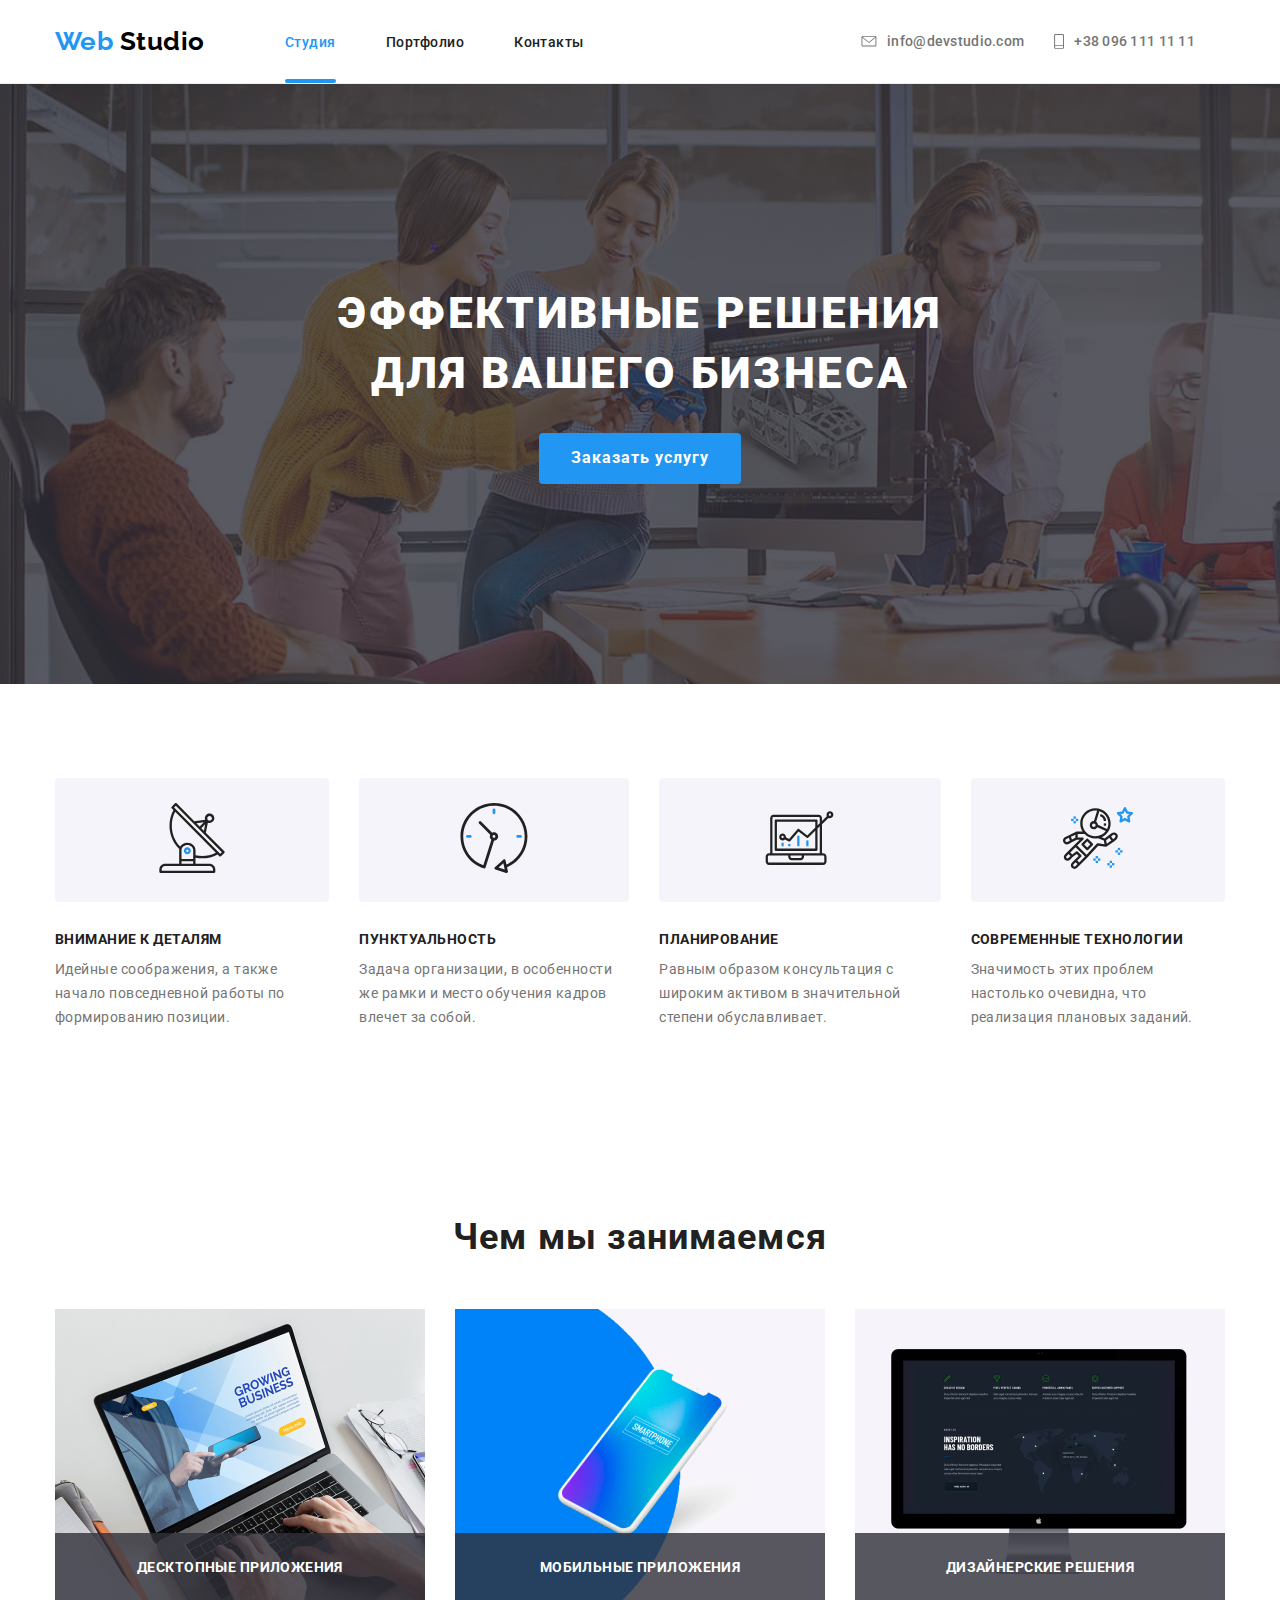
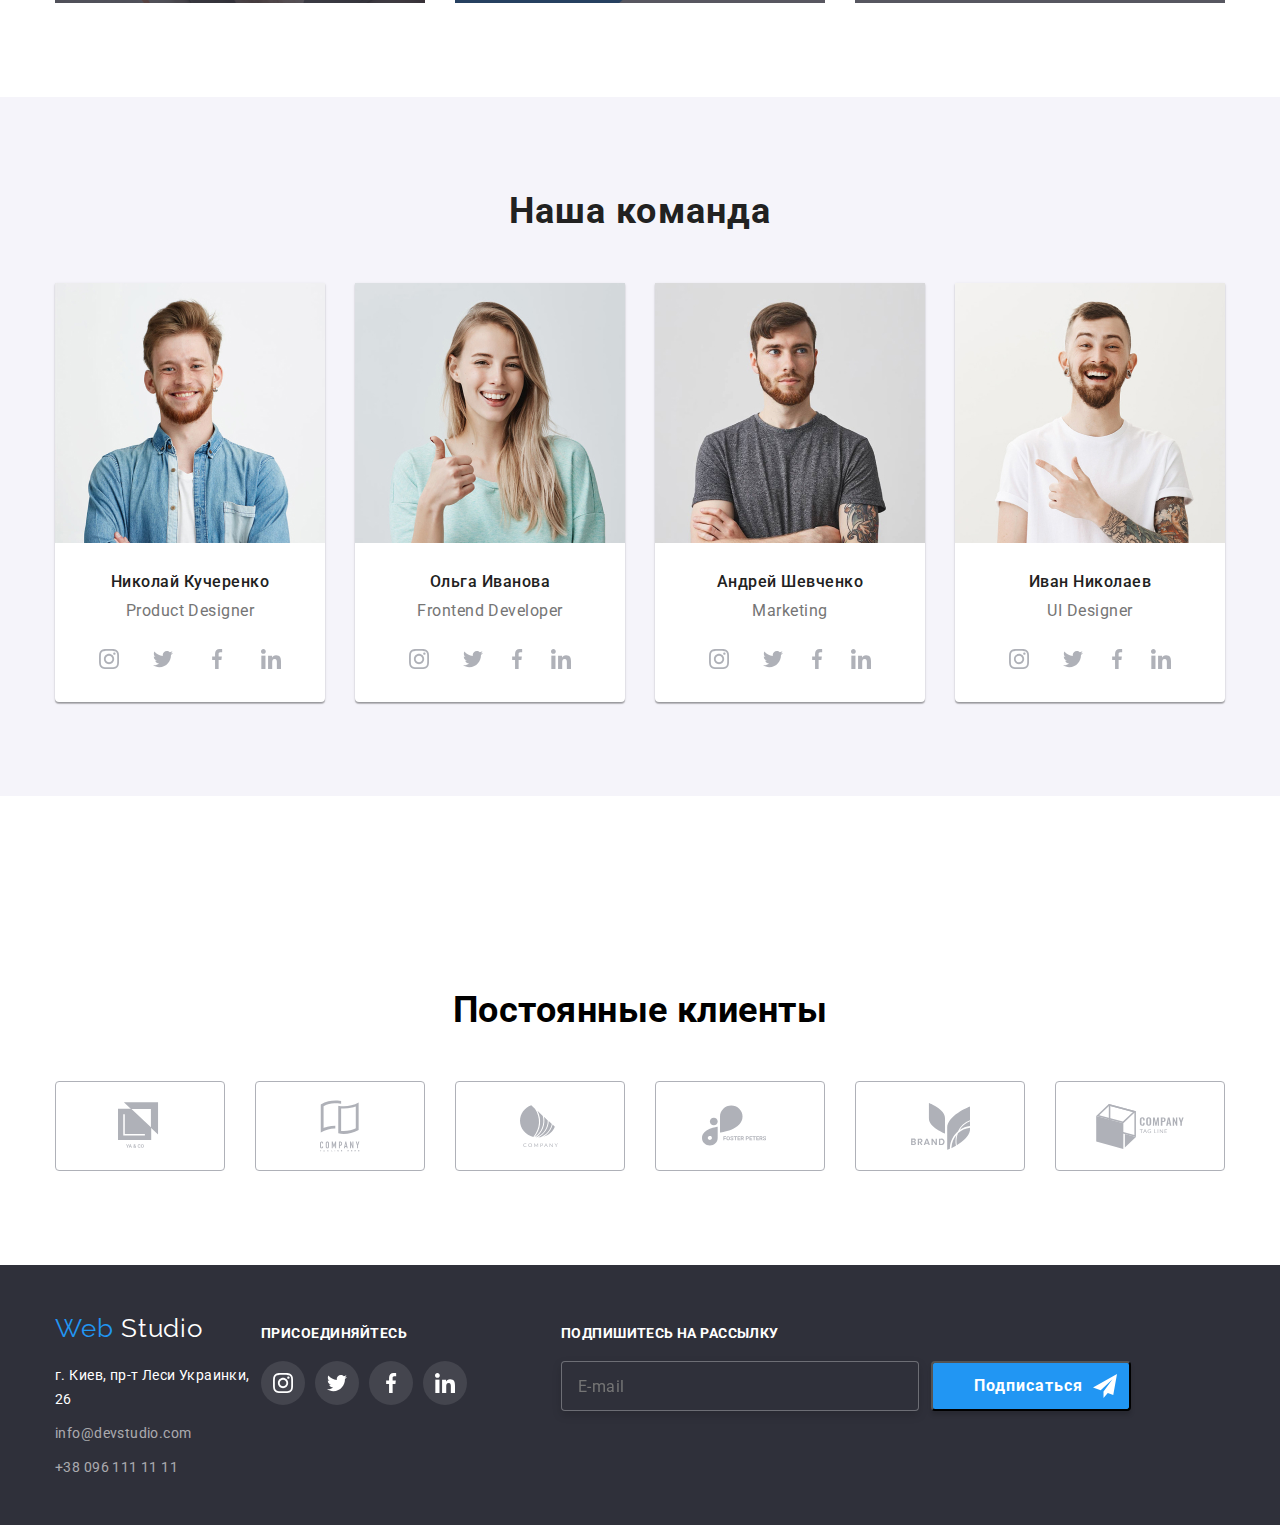
<file: index.html>
<!DOCTYPE html>
<html lang="ru">

<head>
    <meta charset="UTF-8">
    <meta name="viewport" content="width=device-width, initial-scale=1.0">
    <title>WebStudio</title>
    <link rel="stylesheet" href="./CSS/normilize.css">
    <link rel="stylesheet" href="./CSS/style.css">
    <link href="https://fonts.googleapis.com/css2?family=Raleway:wght@700&family=Roboto:wght@400;500;700&display=swap"
        rel="stylesheet">
</head>

<body>

    <!--Шапка сайтa-->
    <header class="header">
        <div class="container">
            <nav class="navigation">
                <a class="logo" href="index.html" lang="en"><span class="logo-accent"> Web </span> Studio</a>
                <ul class="menu-nav-list">
                    <li class="menu-nav-list-item">
                        <a class="menu-nav-list-item-link current" href="./index.html ">Студия</a></li>
                    <li class="menu-nav-list-item">
                        <a class="menu-nav-list-item-link" href="./portfolio.html" >Портфолио</a></li>
                    <li class="menu-nav-list-item">
                        <a class="menu-nav-list-item-link" href="" >Контакты</a></li>
                </ul>
            </nav>
            <div class="header-utilus">
                <ul class="auth-nav">
                    <li class="auth-nav-list-item">
                        <a class="auth-nav-link" href="mailto:info@devstudio.com">
                            <svg class="auth-nav-icon" width="16" height="11.2">
                                <use href="./images/sprite.svg#icon-envelope"> </use>
                            </svg>
                            info@devstudio.com
                        </a>
                    </li>
                    <li class="auth-nav-list-item">
                        <a class="auth-nav-link" href="tel:+380961111111">
                            <svg class="auth-nav-icon" width="10" height="14.94">
                                <use href="./images/sprite.svg#icon-smartphone"> </use>
                            </svg>
                            +38 096 111 11 11</a>
                    </li>
                </ul>
            </div>
        </div>
    </header>

    <main>
        <!-- Герой! -->
        <section class="hero">
            <div class="block-hero">
                <h1 class="hero-title"> Эффективные решения<br>
                    для вашего бизнеса</h1>
                <button type="button" class="service-btn" data-modal-open>Заказать услугу</button>
            </div>
        </section>

        <!--Преимущества-->
        <section class="section-advantages">
            <div class="container">
                <h2 hidden>Прeимущества</h2>
                <ul class="advantages-list">
                    <li class="advantages-item">
                        <div class="advantages-picture">
                            <svg class="advantages-item-svg">
                                <use href="./images/sprite.svg#icon-antenna1">

                                </use>
                            </svg>
                        </div>
                        <h3 class="advantages-title">Внимание к деталям</h3>
                        <p class="advantages-text">
                            Идейные соображения, а также начало повседневной работы по формированию позиции.
                        </p>
                    </li>
                    <li class="advantages-item">
                        <div class="advantages-picture">
                            <svg class="advantages-item-svg">
                                <use href="./images/sprite.svg#icon-clock1">

                                </use>
                            </svg>
                        </div>
                        <h3 class="advantages-title">Пунктуальность</h3>
                        <p class="advantages-text">
                            Задача организации, в особенности же рамки и место обучения кадров влечет за собой.</p>
                    </li>
                    <li class="advantages-item">
                        <div class="advantages-picture">
                            <svg class="advantages-item-svg">
                                <use href="./images/sprite.svg#icon-diagram1">

                                </use>
                            </svg>
                        </div>
                        <h3 class="advantages-title">Планирование</h3>
                        <p class="advantages-text">Равным образом консультация с широким активом в значительной степени
                            обуславливает.</p>
                    </li>
                    <li class="advantages-item">
                        <div class="advantages-picture">
                            <svg class="advantages-item-svg">
                                <use href="./images/sprite.svg#icon-astronaut1">

                                </use>
                            </svg>
                        </div>
                        <h3 class="advantages-title">Современные технологии</h3>
                        <p class="advantages-text">Значимость этих проблем настолько очевидна, что реализация плановых
                            заданий.</p>
                    </li>
                </ul>
            </div>
        </section>
        <section class="section what-we-are-doing">
            <h2 class="section-title">Чем мы занимаемся</h2>
            <ul class="what-we-are-doing-list list">
                <li class="what-we-are-doing-picture">
                    
                    <div class="what-we-are-doing-picture">
                        <img src="./images/box/box1.jpg" alt="ноутбук" width="370" height="294"></div>
                    <!-- <div class="background-item"> -->
                    <h3 class="section-title-item">ДЕСКТОПНЫЕ ПРИЛОЖЕНИЯ</h3>
                </li>
                <li class="what-we-are-doing-picture">
                    <img src="./images/box/box2.jpg" alt="смартофон" width="370" height="294">
                    <h3 class="section-title-item"> МОБИЛЬНЫЕ ПРИЛОЖЕНИЯ</h3>
                </li>
                <li class="what-we-are-doing-picture">
                    <img src="./images/box/box3.jpg" alt="монитор" width="370" height="294">
                    <h3 class="section-title-item">ДИЗАЙНЕРСКИЕ РЕШЕНИЯ</h3>
                </li>
            </ul>
        </section>
        <!--Команда-->
        <section class="our-team">
            <div class="container">
                <h2 class="section-title">Наша команда</h2>
                <ul class="our-team-list list">
                    <li class="our-team-item">
                        <div class="our-team-picture">
                            <img src="./images/team/img1.jpg" alt="Кучеренко" width="270" height="260"></div>
                        <h3 class="title-team-name">Николай Кучеренко</h3>
                        <p class="title-team-item" lang="en">Product Designer</p>
                        <ul class="team-social-list list">
                            <li class="team-social-item">
                                <a class="team-social-link link" href="" aria-label="Ссылка на инстаграм">
                                    <svg class="team-social-link-picture">
                                        <use href="./images/sprite.svg#icon-instagram1">
                                        </use>
                                    </svg>
                                </a>
                            </li>
                            <li class="team-social-item">
                                <a class="team-social-link link" href="" aria-label="Ссылка на твиттер">
                                    <svg class="team-social-link-picture">
                                        <use href="./images/sprite.svg#icon-twitter1">
                                        </use>
                                    </svg>
                                </a>
                            </li>
                            <li class="team-social-item">
                                <a class="team-social-link link" href="" aria-label="Ссылка на фейсбук">
                                    <svg class="team-social-link-picture">
                                        <use href="./images/sprite.svg#icon-facebook1">
                                        </use>
                                    </svg>
                                </a>
                            </li>
                            <li class="team-social-item">
                                <a class="team-social-link link" href="" aria-label="Ссылка на линкедин">
                                    <svg class="team-social-link-picture">
                                        <use href="./images/sprite.svg#icon-linkedin1">
                                        </use>
                                    </svg>
                                </a>
                            </li>
                        </ul>
                    </li>
                    <li class="our-team-item">
                        <div class="our-team-picture">
                            <img src="./images/team/img2.jpg" alt="Иванова" width="270" height="260"></div>
                        <h3 class="title-team-name">Ольга Иванова</h3>
                        <p class="title-team-item" lang="en">Frontend Developer</p>
                        <ul class="team-social-list list">
                            <li class="team-social-item">
                                <a class="team-social-link link" href="" aria-label="Ссылка на инстаграм">
                                    <svg class="team-social-link-picture">
                                        <use href="./images/sprite.svg#icon-instagram1">
                                        </use>
                                    </svg>
                                </a>
                            </li>
                            <li class="social-links-item">
                                <a class="team-social-link link" href="" aria-label="Ссылка на твиттер">
                                    <svg class="team-social-link-picture">
                                        <use href="./images/sprite.svg#icon-twitter1">
                                        </use>
                                    </svg>
                                </a>
                            </li>
                            <li class="social-links-item">
                                <a class="team-social-link link" href="" aria-label="Ссылка на фейсбук">
                                    <svg class="team-social-link-picture">
                                        <use href="./images/sprite.svg#icon-facebook1">
                                        </use>
                                    </svg>
                                </a>
                            </li>
                            <li class="social-links-item">
                                <a class="team-social-link link" href="" aria-label="Ссылка на линкедин">
                                    <svg class="team-social-link-picture">
                                        <use href="./images/sprite.svg#icon-linkedin1">
                                        </use>
                                    </svg>
                                </a>
                            </li>
                        </ul>
                    </li>
                    <li class="our-team-item">
                        <div class="our-team-picture">
                            <img src="./images/team/img3.jpg" alt="Шевченко" width="270" height="260"></div>
                        <h3 class="title-team-name">Андрей Шевченко</h3>
                        <p class="title-team-item" lang="en">Marketing</p>
                        <ul class="team-social-list list">
                            <li class="team-social-item">
                                <a class="team-social-link link" href="" aria-label="Ссылка на инстаграм">
                                    <svg class="team-social-link-picture">
                                        <use href="./images/sprite.svg#icon-instagram1">
                                        </use>
                                    </svg>
                                </a>
                            </li>
                            <li class="social-links-item">
                                <a class="team-social-link link" href="" aria-label="Ссылка на твиттер">
                                    <svg class="team-social-link-picture">
                                        <use href="./images/sprite.svg#icon-twitter1">
                                        </use>
                                    </svg>
                                </a>
                            </li>
                            <li class="social-links-item">
                                <a class="team-social-link link" href="" aria-label="Ссылка на фейсбук">
                                    <svg class="team-social-link-picture">
                                        <use href="./images/sprite.svg#icon-facebook1">
                                        </use>
                                    </svg>
                                </a>
                            </li>
                            <li class="social-links-item">
                                <a class="team-social-link link" href="" aria-label="Ссылка на линкедин">
                                    <svg class="team-social-link-picture">
                                        <use href="./images/sprite.svg#icon-linkedin1">
                                        </use>
                                    </svg>
                                </a>
                            </li>
                        </ul>
                    </li>
                    <li class="our-team-item">
                        <div class="our-team-picture">
                            <img src="./images/team/img4.jpg" alt="Николаев" width="270" height="260"></div>
                        <h3 class="title-team-name">Иван Николаев</h3>
                        <p class="title-team-item" lang="en">UI Designer</p>
                        <ul class="team-social-list list">
                            <li class="team-social-item">
                                <a class="team-social-link link" href="" aria-label="Ссылка на инстаграм">
                                    <svg class="team-social-link-picture">
                                        <use href="./images/sprite.svg#icon-instagram1">
                                        </use>
                                    </svg>
                                </a>
                            </li>
                            <li class="social-links-item">
                                <a class="team-social-link link" href="" aria-label="Ссылка на твиттер">
                                    <svg class="team-social-link-picture">
                                        <use href="./images/sprite.svg#icon-twitter1">
                                        </use>
                                    </svg>
                                </a>
                            </li>
                            <li class="social-links-item">
                                <a class="team-social-link link" href="" aria-label="Ссылка на фейсбук">
                                    <svg class="team-social-link-picture">
                                        <use href="./images/sprite.svg#icon-facebook1">
                                        </use>
                                    </svg>
                                </a>
                            </li>
                            <li class="social-links-item">
                                <a class="team-social-link link" href="" aria-label="Ссылка на линкедин">
                                    <svg class="team-social-link-picture">
                                        <use href="./images/sprite.svg#icon-linkedin1">
                                        </use>
                                    </svg>
                                </a>
                            </li>
                        </ul>
                </ul>
            </div>
        </section>
        <!--Клиенты-->
        <section class="clients">
            <div class="container">
                <h2 class="clients-title title">Постоянные клиенты</h2>
                <ul class="clients-list list">
                    <li class="clients-item">
                        <a class="clients-item-link link" href="">
                            <svg class="clients-item-svg1" >
                                <use href="./images/sprite.svg#icon-logo1">
                                </use>
                            </svg>
                        </a>
                    </li>
                    <li class="clients-item">
                        <a class="clients-item-link link" href="">
                            <svg class="clients-item-svg2">
                                <use href="./images/sprite.svg#icon-logo2">
                                </use>
                            </svg>
                        </a>
                    </li>
                    <li class="clients-item">
                        <a class="clients-item-link link" href="">
                            <svg class="clients-item-svg3">
                                <use href="./images/sprite.svg#icon-logo3">
                                </use>
                            </svg>
                        </a>
                    </li>
                    <li class="clients-item">
                        <a class="clients-item-link link" href="">
                            <svg class="clients-item-svg4">
                                <use href="./images/sprite.svg#icon-logo4">
                                </use>
                            </svg>
                        </a>
                    </li>
                    <li class="clients-item">
                        <a class="clients-item-link link" href="">
                            <svg class="clients-item-svg5">
                                <use href="./images/sprite.svg#icon-logo5">
                                </use>
                            </svg>
                        </a>
                    </li>
                    <li class="clients-item">
                        <a class="clients-item-link link" href="">
                            <svg class="clients-item-svg6">
                                <use href="./images/sprite.svg#icon-logo6">
                                </use>
                            </svg>
                        </a>
                    </li>
                </ul>
            </div>
        </section>
    </main>

    <!-- Футер -->
    <footer class="footer">
        <div class="page-footer">
            <div class="container">
                <div class="address">
                    <div class="logo-footer-address">
                        <a class="logo-footer" href="index.html" lang="en">
                            <span class="logo-accent"> Web </span> <span class="logo-footer"></span>Studio</a> </div>

                    <address class="address-footer">
                        <ul class="contacts-list">
                            <li class="adress-footer-item"><a class="contacts-text"
                                    href="https://goo.gl/maps/NEmziegQe75sra5r5">г. Киев, пр-т Леси Украинки, 26</a>
                            </li>
                            <li><a class="contacts-list-item" href="mailto:info@devstudio.com">info@devstudio.com</a>
                            </li>
                            <li><a class="contacts-list-item" href="tel:+380961111111">+38 096 111 11 11</a></li>
                        </ul>
                    </address>
                </div>

                <div class="footer-center">

                    <b class="footer-center-title">ПРИСОЕДИНЯЙТЕСЬ</b>
                    <ul class="footer-center-list list">
                        <li class="footer-center-item">
                            <a class="footer-center-social-link link" href="" aria-label="Ссылка на инстаграм">
                                <svg class="footer-center-social-link-picture">
                                    <use href="./images/sprite.svg#icon-instagram1">
                                    </use>
                                </svg>
                            </a>
                        </li>
                        <li class="footer-center-item">
                            <a class="footer-center-social-link link" href="" aria-label="Ссылка на твиттер">
                                <svg class="footer-center-social-link-picture">
                                    <use href="./images/sprite.svg#icon-twitter1">
                                    </use>
                                </svg>
                            </a>
                        </li>
                        <li class="footer-center-item">
                            <a class="footer-center-social-link link" href="" aria-label="Ссылка на фейсбук">
                                <svg class="footer-center-social-link-picture">
                                    <use href="./images/sprite.svg#icon-facebook1">
                                    </use>
                                </svg>
                            </a>
                        </li>
                        <li class="footer-center-item">
                            <a class="footer-center-social-link link" href="" aria-label="Ссылка на линкедин">
                                <svg class="footer-center-social-link-picture">
                                    <use href="./images/sprite.svg#icon-linkedin1">
                                    </use>
                                </svg>
                            </a>
                        </li>
                    </ul>
                </div>
                <div class="footer-subscribe">
                    <form action="#" method="GET" class="subscribe-form">
                    <b class="footer-center-title">ПОДПИШИТЕСЬ НА РАССЫЛКУ</b>
                
                <div class="subscribe-block">
                    <input type="email" name="user-email" class="subscribe-input" placeholder="E-mail"/> 
                    
                 
          <button type="submit" class="button-footer">
                        
                                        Подписаться
                        <svg width="24" height="24" class="icon-send-svg">
                            <use href="./images/sprite.svg#icon-iconsend">
                            </use>
                        </svg>
          </button>
                </div>
            </form>
        </div>
            </div>
        </div>
    </footer>
         <div class="backdrop is-hidden" data-modal>
             <!-- <div class="modal-form-close-wrapper"> -->
           
       
                <form action="#" class="modal-form">
                   
                    <h2 class="modal-form-title">Оставьте свои данные, мы вам перезвоним</h2>
                    <button  type="button" class="modal-close-btn" data-modal-close>
                        <svg class="modal-close-icon">
                          <use href="./images/sprite.svg#close">
                        </use>
                       </svg> 
                    </button>
                    <div class="modal-form-input-wrapper">
                        <input type="text" name="user-name" class="modal-form-input" placeholder=" "/>
                        <label  class="modal-form-label" >Имя</label>
                        <svg class="modal-icon">
                            <use href="./images/sprite.svg#person-icon"></use>
                         </svg> 
                    </div>
                    <div class="modal-form-input-wrapper">
                    <input type="tel" name="user-tel" id="user-modal-tel" class="modal-form-input" placeholder=" "/>
                    <label  class="modal-form-label" >Телефон</label>
                    <svg class="modal-icon">
                        <use href="./images/sprite.svg#phone-icon"></use>
                     </svg> 
                </div>
                <div class="modal-form-input-wrapper">
                    <input type="email" name="user-email" id="user-modal-email" class="modal-form-input" placeholder=" "/>
                    <label  class="modal-form-label" >Почта</label>
                    <svg class="modal-icon">
                        <use href="./images/sprite.svg#email-icon"></use>
                     </svg> 
                </div>
                <span class="modal-comment-span">Комментарий</span>
                    <textarea name="user-comment"  class="modal-form-comment" placeholder="Введите текст"></textarea>
                    <label class="modal-form-option-label">
                       
                    <input 
                    type="checkbox" 
                    name="policy" 
                    value="accept-policy" 
                    class="modal-form-checkbox"/>
                   
                    <span class="modal-form-custom-checkbox">
                         <svg class="modal-vector-icon">
                        <use href="./images/sprite.svg#vector-icon">
                        </use>
                     </svg> 
                    </span>

                   <span class="modal-form-option-span">Соглашаюсь с рассылкой и принимаю <a href="#">Условия договора</a></span>
                </label>
                <button type="submit" class="modal-form-btn">Отправить</button>
                </form>
            </div>
    
         

    <script src="./js/modal.js"></script>
    
</body>

</html>
</file>
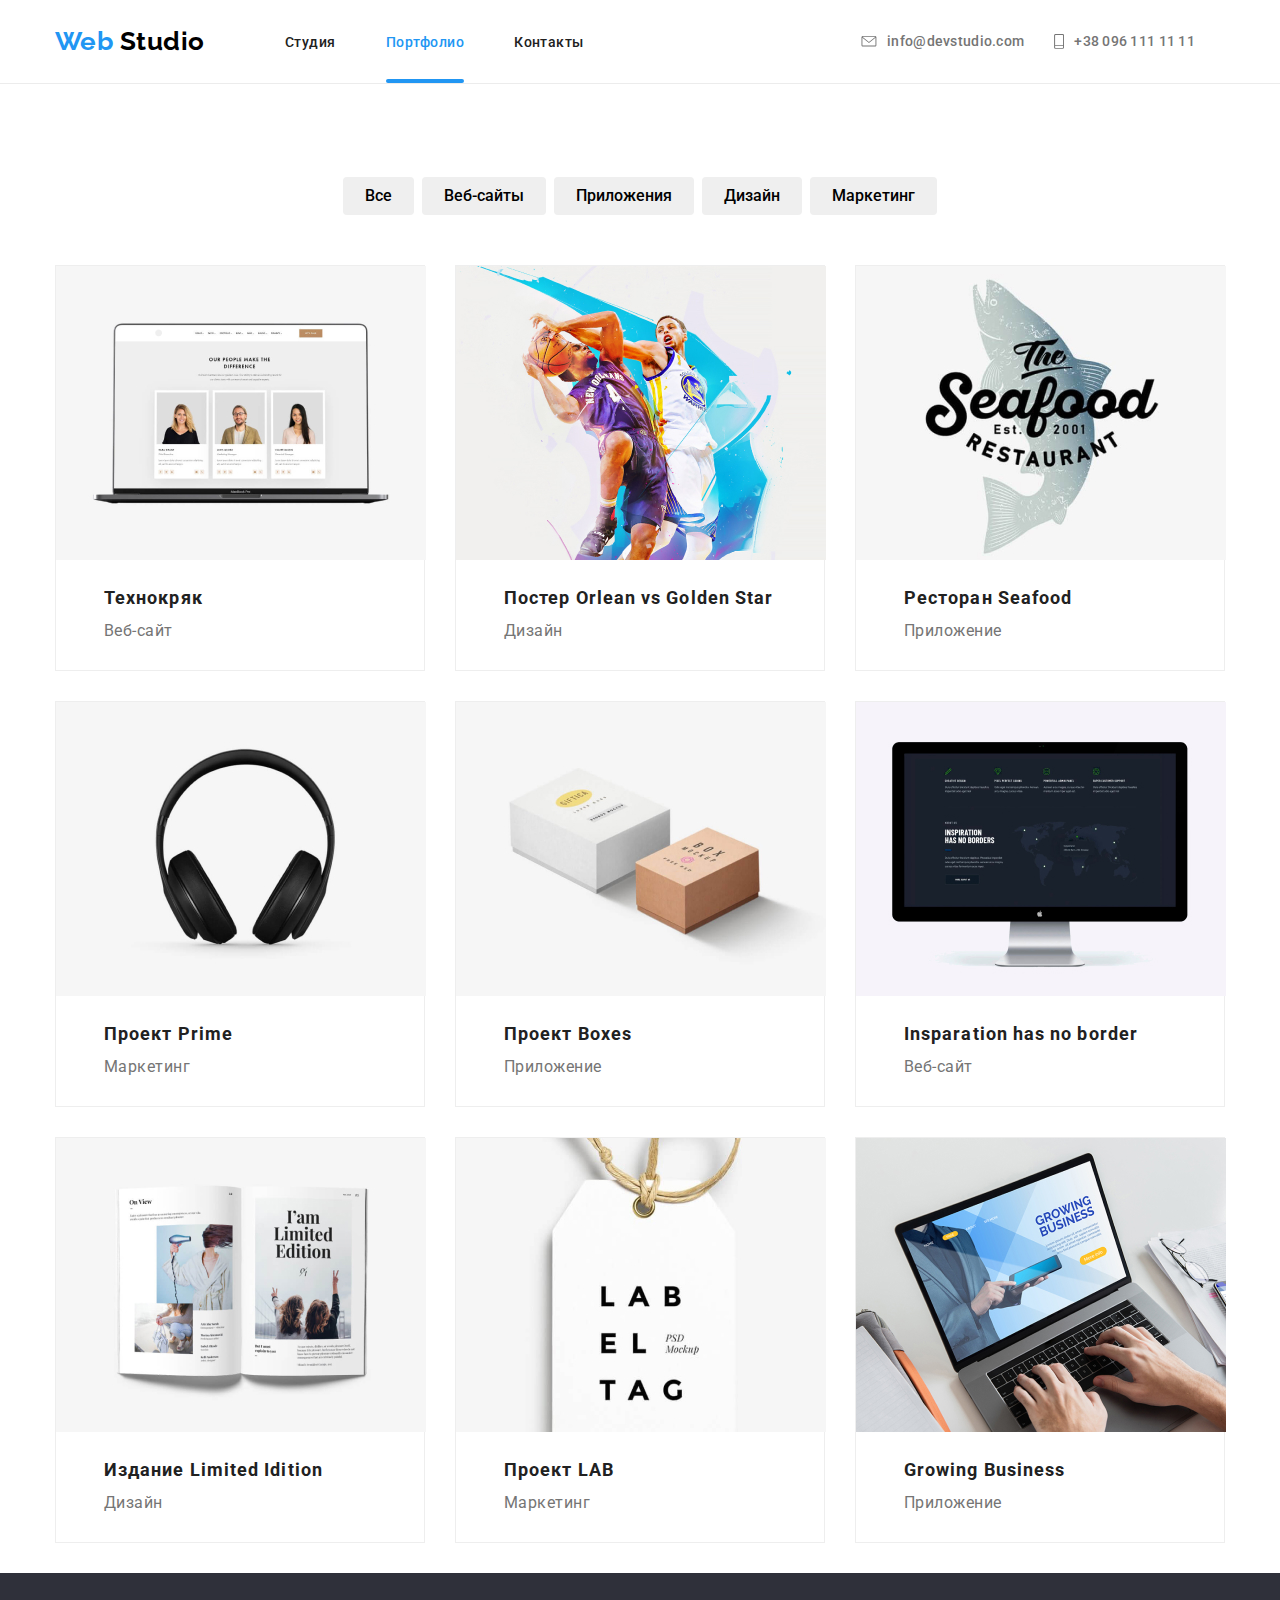
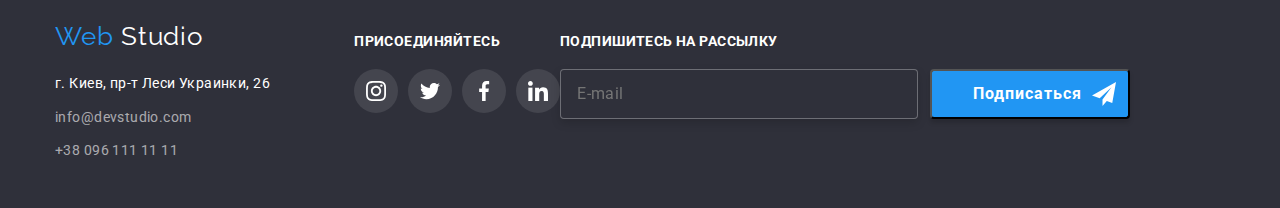
<file: portfolio.html>
<!DOCTYPE html>
<html lang="ru">

<head>
    <meta charset="UTF-8">
    <meta name="viewport" content="width=device-width, initial-scale=1.0">
    <title>WebStudio</title>
    <link rel="stylesheet" href="./CSS/normilize.css">
    <link rel="stylesheet" href="./CSS/style.css">
    <link href="https://fonts.googleapis.com/css2?family=Raleway:wght@700&family=Roboto:wght@400;500;700&display=swap"
        rel="stylesheet">
</head>

<body>

    <!--Шапка сайтa-->
    <header class="header">
        <div class="container">
            <nav class="navigation">
                <a class="logo" href="index.html" lang="en"><span class="logo-accent"> Web </span> Studio</a>
                <ul class="menu-nav-list">
                    <li class="menu-nav-list-item">
                        <a class="menu-nav-list-item-link" href="./index.html" >Студия</a></li>
                    <li class="menu-nav-list-item">
                        <a class="menu-nav-list-item-link current" href="" >Портфолио</a></li>
                    <li class="menu-nav-list-item">
                        <a class="menu-nav-list-item-link" href="" >Контакты</a></li>
                </ul>
            </nav>
            <div class="header-utilus">
                <ul class="auth-nav">
                    <li class="auth-nav-list-item">
                        <a class="auth-nav-link" href="mailto:info@devstudio.com">
                            <svg class="auth-nav-icon" width="16" height="11.2">
                                <use href="./images/sprite.svg#icon-envelope"> </use>
                            </svg>
                            info@devstudio.com</a>
                    </li>
                    <li class="auth-nav-list-item">
                        <a class="auth-nav-link" href="tel:+380961111111">
                            <svg class="auth-nav-icon" width="10" height="14.94">
                                <use href="./images/sprite.svg#icon-smartphone"> </use>
                            </svg>
                            +38 096 111 11 11</a>
                    </li>
                </ul>
            </div>
        </div>
    </header>

    <main>
        <!-- Портфолио -->

        <section>
            <div class="container">
                <h1 hidden>Примеры работ</h1>
                <ul class="filter-list">
                    <li class="filter-list-item"><button type="button" class="modal-btn">Все</button></li>
                    <li class="filter-list-item"><button type="button" class="modal-btn">Веб-сайты</button></li>
                    <li class="filter-list-item"><button type="button" class="modal-btn">Приложения</button></li>
                    <li class="filter-list-item"><button type="button" class="modal-btn">Дизайн</button></li>
                    <li class="filter-list-item"><button type="button" class="modal-btn">Маркетинг</button></li>
                </ul>
            </div>

            <div class="container">
                <ul class="works-list">
                    <li class="works-item">
                        <a class="works-link link" href="">
                            <div class="works-box">
                                <img class="works-img" src="./images/projects/project_technokryak.jpg" alt="фото людей"
                                width="370" height="294">
                                <p class="portfolio-item-description" hidden> Технокряк это современная площадка
                                    распространения коронавируса.
                                    Компании используют эту платформу для цифрового шпионажа
                                    и атак на защищённые сервера конкурентов</p>
                            </div>
                            <div class="works-content">
                                <h2 class="portfolio-title">Технокряк</h2>
                                <p class="text">Веб-сайт</p>
                            </div>
                            
                        </a>

                    </li>

                    <li class="works-item">
                        <a class="works-link link" href="">
                            <div class="works-box">
                            <img class="works-img" src="./images/projects/project_poster_neworlean.jpg"
                                alt="фото баскетболисты" width="370" height="294">
                                <p class="portfolio-item-description" hidden> Технокряк это современная площадка
                                    распространения коронавируса.
                                    Компании используют эту платформу для цифрового шпионажа
                                    и атак на защищённые сервера конкурентов.</p>
                                </div>
                            <div class="works-content">
                                <h2 class="portfolio-title">Постер <span lang="en">Orlean vs Golden Star</span> </h2>
                                <p class="text">Дизайн</p>
                            </div>
                           
                        </a>

                    </li>


                    <li class="works-item">
                        <a class="works-link link" href="">
                            <div class="works-box">
                            <img class="works-img" src="./images/projects/project_restourant_seafood.jpg"
                                alt="лого ресторана" width="370" height="294">
                                <p class="portfolio-item-description" hidden>Технокряк это современная площадка
                                    распространения коронавируса.
                                    Компании используют эту платформу для цифрового шпионажа
                                    и атак на защищённые сервера конкурентов</p>
                                    </div>
                            <div class="works-content">
                                <h2 class="portfolio-title">Ресторан <span lang="en">Seafood</span></h2>
                                <p class="text">Приложение</p>
                            </div>
                           
                        </a>
                    </li>

                    <li class="works-item">
                        <a class="works-link link" href="">
                            <div class="works-box">
                            <img class="works-img" src="./images/projects/project_prime.jpg" alt="лого ресторана"
                                width="370" height="294">
                                <p class="portfolio-item-description" hidden>
                                    Технокряк это современная площадка
                                    распространения коронавируса.
                                    Компании используют эту платформу для цифрового шпионажа
                                    и атак на защищённые сервера конкурентов</p>
                                </div>
                            <div class="works-content">
                                <h2 class="portfolio-title">Проект <span lang="en">Prime</span> </h2>
                                <p class="text">Маркетинг</p>
                            </div>
                           
                        </a>
                    </li>

                    <li class="works-item">
                        <a class="works-link link" href="">
                            <div class="works-box">
                            <img class="works-img" src="./images/projects/project_boxes.jpg" alt="коробки" width="370"
                                height="294">
                                <p class="portfolio-item-description" hidden>
                                    Технокряк это современная площадка
                                    распространения коронавируса.
                                    Компании используют эту платформу для цифрового шпионажа
                                    и атак на защищённые сервера конкурентов</p>
                                    </div>
                            <div class="works-content">
                                <h2 class="portfolio-title">Проект <span lang="en">Boxes</span></h2>
                                <p class="text">Приложение</p>
                            </div>
                          
                        </a>
                    </li>

                    <li class="works-item">
                        <a class="works-link link" href="">
                            <div class="works-box">
                            <img class="works-img" src="./images/projects/project_website_inspiration.jpg" alt="монитор"
                                width="370" height="294">
                                <p class="portfolio-item-description" hidden>
                                    Технокряк это современная площадка
                                    распространения коронавируса.
                                    Компании используют эту платформу для цифрового шпионажа
                                    и атак на защищённые сервера конкурентов</p>
                                </div>
                            <div class="works-content">
                                <h2 class="portfolio-title"> <span lang="en">Insparation has no border</span></h2>
                                <p class="text">Веб-сайт</p>
                            </div>
                            
                        </a>
                    </li>

                    <li class="works-item">
                        <a class="works-link link" href="">
                            <div class="works-box">
                            <img class="works-img" src="./images/projects/project_limited_edition.jpg" alt="журнал"
                                width="370" height="294">
                                <p class="portfolio-item-description" hidden> 
                                    Технокряк это современная площадка
                                    распространения коронавируса.
                                    Компании используют эту платформу для цифрового шпионажа
                                    и атак на защищённые сервера конкурентов</p>
                                </div>
                            <div class="works-content">
                                <h2 class="portfolio-title">Издание <span lang="en">Limited Idition</span></h2>
                                <p class="text">Дизайн</p>
                            </div>  
                        </a>
                    </li>

                    <li class="works-item">
                        <a class="works-link link" href="">
                            <div class="works-box">
                            <img class="works-img" src="./images/projects/project_lab.jpg" alt="лого" width="370"
                                height="294">
                                <p class="portfolio-item-description" hidden> 
                                    Технокряк это современная площадка
                                    распространения коронавируса.
                                    Компании используют эту платформу для цифрового шпионажа
                                    и атак на защищённые сервера конкурентов</p>
                                    </div>
                            <div class="works-content">
                                <h2 class="portfolio-title">Проект <span lang="en">LAB</span></h2>
                                <p class="text">Маркетинг</p>
                            </div>
                        </a>
                    </li>

                    <li class="works-item">
                        <a class="works-link link" href="">
                            <div class="works-box">
                            <img class="works-img" src="./images/projects/project_growing_business.jpg" alt="ноутбук"
                                width="370" height="294">
                                <p class="portfolio-item-description" hidden>  
                                    Технокряк это современная площадка
                                    распространения коронавируса.
                                    Компании используют эту платформу для цифрового шпионажа
                                    и атак на защищённые сервера конкурентов</p>
                            </div>
                            <div class="works-content">
                                <h2 class="portfolio-title"> <span lang="en">Growing Business</span></h2>
                                <p class="text">Приложение</p>
                            </div>
                            
                        </a>
                    </li>

                </ul>
            </div>


        </section>
    </main>
    <!-- Футер -->
    <footer class="footer">
        <div class="page-footer">
            <div class="container">
                <div class="address">
                    <div class="logo-footer-address">
                        <a class="logo-footer" href="index.html" lang="en">
                            <span class="logo-accent"> Web </span> <span class="logo-footer"></span>Studio</a> </div>

                    <address class="address-footer">
                        <ul class="contacts-list">
                            <li class="adress-footer-item"><a class="contacts-text"
                                    href="https://goo.gl/maps/NEmziegQe75sra5r5">г. Киев, пр-т Леси Украинки, 26</a>
                            </li>
                            <li><a class="contacts-list-item" href="mailto:info@devstudio.com">info@devstudio.com</a>
                            </li>
                            <li><a class="contacts-list-item" href="tel:+380961111111">+38 096 111 11 11</a></li>
                        </ul>
                    </address>

                </div>
                <div class="social">

                    <b class="footer-center-title">ПРИСОЕДИНЯЙТЕСЬ</b>
                    <ul class="footer-center-list list">
                        <li class="footer-center-item">
                            <a class="footer-center-social-link link" href="" aria-label="Ссылка на инстаграм">
                                <svg class="footer-center-social-link-picture">
                                    <use href="./images/sprite.svg#icon-instagram1">
                                    </use>
                                </svg>
                            </a>
                        </li>
                        <li class="footer-center-item">
                            <a class="footer-center-social-link link" href="" aria-label="Ссылка на твиттер">
                                <svg class="footer-center-social-link-picture">
                                    <use href="./images/sprite.svg#icon-twitter1">
                                    </use>
                                </svg>
                            </a>
                        </li>
                        <li class="footer-center-item">
                            <a class="footer-center-social-link link" href="" aria-label="Ссылка на фейсбук">
                                <svg class="footer-center-social-link-picture">
                                    <use href="./images/sprite.svg#icon-facebook1">
                                    </use>
                                </svg>
                            </a>
                        </li>
                        <li class="footer-center-item">
                            <a class="footer-center-social-link link" href="" aria-label="Ссылка на линкедин">
                                <svg class="footer-center-social-link-picture">
                                    <use href="./images/sprite.svg#icon-linkedin1">
                                    </use>
                                </svg>
                            </a>
                        </li>
                    </ul>
                </div>
                <div class="footer-subscribe">
                    <form action="#" method="GET" class="subscribe-form">
                        <b class="footer-center-title">ПОДПИШИТЕСЬ НА РАССЫЛКУ</b>
                    
                    <div class="subscribe-block">
                        <input type="email" name="user-email" class="subscribe-input" placeholder="E-mail"/> 
                        
                     
              <button type="submit" class="button-footer">
                            
                                            Подписаться
                            <svg width="24" height="24" class="icon-send-svg">
                                <use href="./images/sprite.svg#icon-iconsend">
                                </use>
                            </svg>
              </button>
                    </div>
                </form>
        </div>
            </div>
        </div>
    </footer>



</body>

</html>
</file>
<file: CSS/style.css>
html {
    box-sizing: border-box;
  }
  
  
  *,
  *::before,
  *::after {
    box-sizing: inherit;
    }
    *{
        margin: 0;
        padding:0;
    }

   .list{
        padding: 0px;
        margin: 0px;
        list-style: none;
    }
    .link {
        text-decoration: none;
        font-style: normal;
    }

    :root {
        --main-font: "Roboto", sans-serif;
        --primary-text-color:#757575;
        --primary-title-color:#212121;
        --accent-color:#2196F3;
        --primary-white-color: #ffffff;
        --main-black-color:#000000
        --secondary-white-color: #F5F4FA;
        --footer-background-color: #2F303A;
        --footer-link-color:rgba(255, 255, 255, 0.1);
    }
    
   
    body {
        background-color: var(--primary-white-color);
        color: #000000;
        font-family: "Roboto",sans-serif; 
        font-size: 16px;
        line-height: 1.19;
        letter-spacing: 0.03em;
    }

     img{ 
        display: block;
        height: auto;
    } 

    a {
        text-decoration: none;  
    }

    .container {
        width:1200px;
        padding-left: 15px;
        padding-right: 15px;
        margin-left: auto;
        margin-right: auto;
    }

    /* HEADER */
    .header{
        border-bottom: 1px solid #ECECEC;
        max-width: 100%;
       
        
    } 

    .header .container {
        margin-left: auto;
        margin-right: auto;
        display: flex;
        align-items: center;
        justify-content: space-between;
    }

    .header-utilus {
        display: flex;
    }

    .auth-nav {
        display: flex;  
    }

    .navigation {
        display: flex;
        align-items: center;
    }

    .logo {
        margin-right: 80px;
    }

    .menu-nav-list {
        display: flex;
      
    }

    .menu-nav-list-item{
        padding-top: 32px;
        padding-bottom: 32px;
    }
    .menu-nav-list-item-link {
        color: var(--primary-title-color);
        font-weight: 500;
        font-size: 14px;
        line-height: 1.2;
         position: relative;

        transition-property: color;
        transition-duration: 250ms;
        transition-timing-function: cubic-bezier(0.4, 0, 0.2, 1);
    }

    .menu-nav-list-item-link.current{
     color: var(--accent-color);
 }

     .menu-nav-list-item-link.current::after{
        content: "";
        display: block;
        width: 100%;
        height: 4px;
        background:var(--accent-color);
        border-radius: 2px;
        margin-top: 28px;
        position: absolute;
      
     } 

    .menu-nav-list-item:not(:last-child) {
        margin-right: 50px;
    }

    ul {
        list-style-type: none;
        margin: 0;
    }

    .logo {
        color: #000000 ;
        font-family: "Raleway", sans-serif;
        font-weight: bold;
        font-size: 26px;
        line-height: 1.19;
        
    }
    .logo:hover{
        color: var(--accent-color);
    }
    .logo-accent{
        color: var(--accent-color);
    }

    

    .menu-nav-list .menu-nav-list-item-link:hover {
        color: var(--accent-color);
    }

    .auth-nav-link:hover, .auth-nav-link:focus {
        color: var(--accent-color);
        fill: var(--accent-color);
    }
    .auth-nav-icon:hover, .auth-nav-icon:focus{
        color: var(--accent-color);
        fill: var(--accent-color);
    } 
     
    .auth-nav-link{
        padding-top: 32px;
        padding-bottom: 32px;
        fill: var(--primary-text-color);
        color: var(--primary-text-color);
        font-weight: 500;
        font-size: 14px;
        line-height: 1.2;
        letter-spacing: 0.02em;
        display: flex;
        align-items: center;
        margin-right: 30px;

        transition-property: color;
        transition-duration: 250ms;
        transition-timing-function: cubic-bezier(0.4, 0, 0.2, 1);
    } 
    .auth-nav-icon{
        margin-right: 10px;
        color: var(--primary-text-color);

        transition-property: color;
        transition-duration: 250ms;
        transition-timing-function: cubic-bezier(0.4, 0, 0.2, 1);

    }

    /* .auth-nav-icon:hover,
    .auth-nav-icon:focus {
        fill: var(--accent-color);
    }  */

    /* Hero */
    h1 { 
        margin-top: 0;

    }

    .hero-title {
        color: var(--primary-white-color) ;
        /* background: rgba(47, 48, 58, 0.8);  */
        font-weight: 900;
        font-size: 44px;
        line-height: 1.36;
        letter-spacing: 0.06em;
        text-transform: uppercase;
        text-align: center;
        padding-top: 200px; 
        
    }

    .block-hero{
        max-width: 1600px;
        margin-left: auto;
        margin-right: auto;
        height: 600px;
        background-image: linear-gradient(
        to bottom,
        rgba(47, 48, 58, 0.8),
        rgba(47, 48, 58, 0.8)
        ),
        url("../images/Headerimg.jpg");
       
    }

    /* .button{ 
        color: var(--primary-title-color);
        font-weight: 500;
        font-size: 16px;
        line-height: 1.62px;
        align-items: center;
        text-align: center;
        letter-spacing: 0.06em;
        padding-bottom: 200px;

       
    } */
   

    .service-btn{
        display: block;
        font-family: inherit;
        font-style: normal;
        font-weight: bold;
        font-size: 16px;
        line-height: 1.9;
        letter-spacing: 0.06em;
        border: none;
        border-radius: 4px;
        align-items: center;
        text-align: center;
        margin-left: auto;
        margin-right: auto;
        padding: 10px 32px;
        background-color: var(--accent-color);
        color:var(--primary-white-color);

        transition-property: background-color;
        transition: all 250ms;
        transition-timing-function: cubic-bezier(0.4, 0, 0.2, 1);
    }
   
    .service-btn:hover {
        background-color: var(--primary-white-color);
        color: var(--accent-color);
        transition: all 250ms;
        transition-timing-function: cubic-bezier(0.4, 0, 0.2, 1);
    }
     

        
    /* Section */
    .section-title{
        font-size: 36px;
        line-height: 1.16;
        text-align: center;
        letter-spacing: 0.03em;
        color: #212121;
        text-align: center;
        padding-top: 94px;
    }

    /* Advantages */
    .advantages-list{
        display: flex;
        padding-top: 94px;
        padding-bottom: 94px;
    }
    .advantages-list .item{
        width: 270px;
    }
    .advantages-item:not(:last-child){
    margin-right: 30px;
    }

    .advantages-item-svg{
        width: 70px;
        height: 70px;
        margin-bottom:25px;
    }

    .advantages-title{
        margin-bottom: 10px;
    }
    .advantages-list .advantages-title{
        color: var(--primary-title-color);
        font-family: Roboto;
        font-weight: bold;
        font-size: 14px;
        line-height: 1.14;
        text-transform: uppercase;

    }
    .advantages-picture{
        text-align: center;
        padding-top: 25px;
        margin-bottom: 30px;
        background: #F5F4FA;
        border-radius: 4px;
    
    }
    .advantages-list .advantages-text {
        color: var(--primary-text-color);
        font-family: Roboto;
        font-size: 14px;
        line-height: 1.7;
        
    }
    /* What-we-are-doing */
    
    .section-title-item{
        width: 100%;
        display: block;
        position: absolute;
        color: var(--primary-white-color);
        background-color: rgba(47, 48, 58, 0.8);
        left: 0;
        bottom: 0;
        font-weight: 700;
        text-align: center; 
        align-items: center;
        letter-spacing: 0.03em;
        font-size: 14px;
        line-height: 1.14;
        padding-top: 27px;
        padding-bottom: 27px;
}

    .section-title{
        margin-bottom: 50px;
    }
    
    .what-we-are-doing .what-we-are-doing-list{
        text-align: center;
        padding: 0 15px 94px;
    }

    .what-we-are-doing-list{
        display: flex;
        justify-content: center;
       
    }

    .what-we-are-doing-picture:not(:last-child) {
        margin-right: 30px;
    }

    .what-we-are-doing-picture {
        width: 370px;
       
    }
    .what-we-are-doing-picture{
        position: relative;
    }
   
    

    /* Our Teams */
    .our-team{
        background: #F5F4FA;
    }

   
    .title-team-name {
        color: var(--primary-title-color);
        font-weight: 500;
        font-size: 16px;
        line-height: 1.18;
        text-align: center;
        margin-top: 30px;
    }

    .title-team-item{
        color: var(--primary-text-color);
        font-size: 16px;
        line-height: 1.18;
        text-align: center;
        margin-top: 10px;
        margin-bottom: 16px;
    }
    .our-team-list {
        display: flex;
    }

    .our-team-item{
        width:270px;
        border-radius: 0px 0px 4px 4px;
        margin-bottom: 94px;
        background: var(--primary-white-color);
        box-shadow: 0px 2px 1px rgba(0, 0, 0, 0.2), 0px 1px 1px rgba(0, 0, 0, 0.14), 0px 1px 3px rgba(0, 0, 0, 0.12);
        border-radius: 0px 0px 4px 4px;
        padding-bottom: 21px;
    }

    .our-team-item:not(:last-child){
        margin-right: 30px;
    }


    /* Social Team */
  

    .team-social-list {
        display: flex;
        justify-content: center;
        padding-bottom: 24px;
        
    }

    .team-social-item:not(:last-child) {
        margin-right: 10px;
    }

    .team-social-link {
        width: 44px;
        height: 44px;
        border-radius: 50%;
        background-color: var(--primary-white-color);
        background-size: 22px, contain;
        background-position: center;
        background-repeat: no-repeat;
        cursor: pointer;
        display: flex;
        justify-content: center;
        align-items: center;

        transition-property: background-color;
        transition-duration: 250ms;
        transition-timing-function: cubic-bezier(0.4, 0, 0.2, 1);
       
    }

    
    .team-social-link:hover, .team-social-link:focus{
        background-color:var(--accent-color);
        fill: var(--primary-white-color);
    }

    .team-social-link{
        display: flex;
        justify-content: center;
        fill: #AFB1B8;

    }
    .team-social-link-picture {
        width: 20px;
        height: 20px;
        color: #AFB1B8;
    }
 
    .link {
        text-decoration: none;
        font-style: normal;
    }


    /* Постоянные клиенты */
    
    .clients .container {
        padding-bottom: 94px;
        padding-top: 94px;
    }
    
     .container {
        padding-left: 15px;
        padding-right: 15px;
        margin-left: auto;
        margin-right: auto;
        width: 1200px;
        /* outline: 2px solid red; */ 
    }
    
    .clients-title {
        margin-top: 100px;
        margin-bottom: 50px;
    }

    .title {
        font-weight: 700;
        font-size: 36px;
        line-height: 1.16;
        text-align: center;
        color: var(--title-text-color);
    }

    .list {
        list-style: none;
        margin: 0;
        padding: 0;
    }

    .clients-list {
        display: flex;
        cursor: pointer;
    }

    .clients-item:not(:last-child) {
        margin-right: 30px;
    }


    .clients-item-link {
        width: 170px;
        height: 90px;
        box-sizing: border-box;
        border-radius: 4px;
        border: 1px solid #AFB1B8;
        box-sizing: border-box;
        border-radius: 4px;
        display: flex;
        justify-content: center;
        text-align: center;
        align-items: center;
        fill:  #AFB1B8;

        transition-property: fill;
        transition-duration: 250ms;
        transition-timing-function: cubic-bezier(0.4, 0, 0.2, 1);
    }

   
    .clients-item-link:hover, .clients-item-link:focus {
        fill: var(--accent-color);
        border: 1px solid var(--accent-color);
    }

    .clients-item:not(:last-child){
        margin-right: 30px;
    }

    .clients-item-svg1 {
        width: 44.27px;
        height: 49.23px; 
        
    }
    .clients-item-svg2 {
        width: 40px;
        height: 52px;
        
    }
    .clients-item-svg3 {
        width: 41px;
        height: 42.6px;
       
    }
    .clients-item-svg4 {
        width: 76.66px;
        height: 42.02px;
       
    }
    .clients-item-svg5 {
        width: 59px;
        height: 47px;
        
    }
    .clients-item-svg6 {
        width: 88.48px;
        height: 45.44px;
     
    }
                                
  
        /* FOOTER */
    /* .container{
        display: flex;
        align-items: baseline;
    } */


    /* Logo footer */
    .logo-footer{
        color: var(--primary-white-color);
        font-family: "Raleway", sans-serif;
        font-size: 26px;
        line-height: 1.19;
        letter-spacing: 0.03em;
    }

    .logo-footer:hover{
        color: var(--accent-color);
    }

    .logo-footer-address{
        display: block;
        margin-bottom: 20px;
    }

    /* Address footer */
    .footer{
        background-color:var(--footer-background-color);
    }

    .page-footer .container{
        display: flex;
        padding-top: 48px;
        padding-bottom: 45px;
    }

    .address-footer {
        display: block;
        font-style: normal;
        justify-content: space-between;
        align-items: baseline;
    }

    .contacts-text {
        color: var(--primary-white-color);
        font-style: normal;
        font-size: 14px;
        line-height: 1.71;
        letter-spacing: 0.03em;
        margin-right: 84px;
        margin-top: 20px;
        align-items: baseline;
    }

    .contacts-list-item{
        display: flex;
        color: rgba(255, 255, 255, 0.6);
        font-style: normal;
        font-size: 14px;
        line-height: 1.71;
        letter-spacing: 0.03em;
        margin-top: 10px;
    }

    .contacts-list-item:hover, .contacts-list-item:focus{
        color: var(--accent-color);
    }



    
    /* Social footer */
    .footer-center {
        margin-right: 94px;
    }

    .footer-center-title {
        margin-top: 12px;
        margin-bottom: 20px;
        font-weight: 700;
        font-size: 14px;
        line-height: 16px;
        text-transform: uppercase;
        color: var(--primary-white-color);
        display: inline-block;
    }

    .footer-center-list {
        display: flex;
    }

    .footer-center-item:not(:last-child) {
        margin-right: 10px;
    }

    .footer-center-item {
        display: flex;
        justify-content: center;
        align-items: center;
    }

    .footer-center-social-link {
        display: block;
        width: 44px;
        height: 44px;
        border-radius: 50%;
        background-color: rgba(255, 255, 255, 0.1);
        background-size: 22px, contain;
        background-position: center;
        background-repeat: no-repeat;
        cursor: pointer;
        display: flex;
        justify-content: center;
        align-items: center;
        fill: var(--primary-white-color);

        transition-property: background-color;
        transition-duration: 250ms;
        transition-timing-function: cubic-bezier(0.4, 0, 0.2, 1);
    }

    .footer-center-social-link-picture {
        width: 20px;
        height: 20px;
    }

    .footer-center-social-link:hover, .footer-center-social-link:focus{
        color: var(--primary-white-color);
        background-color: var(--accent-color);
    }

     
    .button-footer{ 
        display: flex;
        color: var(--primary-white-color);
        background-color: var(--accent-color);
        box-shadow: 0px 4px 4px rgba(0, 0, 0, 0.15);
        font-weight: 700;
        font-size: 16px;
        line-height: 1.87;
        text-align: center;
        letter-spacing: 0.06em;
        border-radius: 4px;
        padding-left: 29px; 
        font-weight: bold; 
        justify-content: center;
        align-items: center;
        margin-bottom: 0;
        width: 200px;
        height: 50px; 
     } 
    



    .footer-subscribe{ 
        display: block; 
        color: var(--primary-white-color); 
        background-color:var(--footer-background-color); 
        font-size: 14px; 
        line-height: 1.14; 
        letter-spacing: 0.03em; 
        margin-right: 94px;
    } 
    
    .button-footer .icon-send-svg { 
        margin-left: 10px; 
        background-position: 50% 50%;
    } 
    
    .subscribe-input{
        width: 358px;
        height: 50px;
        background-color: var(--footer-background-color);
        border: 1px solid rgba(255, 255, 255, 0.3);
        box-sizing: border-box;
        filter: drop-shadow(0px 4px 4px rgba(0, 0, 0, 0.15));
        border-radius: 4px;
        margin-right: 12px;
    }

    .subscribe-input[placeholder]{
      
        padding-left: 16px;
        font-weight: normal;
        font-size: 16px;
        line-height: 1.25;
        display: flex;
        align-items: center;
        letter-spacing: 0.03em;
        color: rgba(255, 255, 255, 0.6);
    }

    .subscribe-block{
        display: flex;
    }




    /* Portfolio */
    .modal-btn{
        padding: 6px 22px;
        border-radius: 4px;
        border: none;
        border-color: var(--button-background-color);
        font-weight: 500;
        font-size: 16px;
        cursor: pointer;
        line-height: 1.6;
        margin-bottom: 50px;

        transition-property: border-color;
        transition-delay:250ms;
        transition-timing-function:cubic-bezier(0.4, 0, 0.2, 1);
    }

    .modal-btn:hover, .modal-btn:focus{
        color: var(--primary-white-color);
        background-color: var(--accent-color);
        box-shadow: 1px 4px 6px rgba(0, 0, 0, 0.16), 0px 4px 4px rgba(0, 0, 0, 0.06),
        0px 1px 1px rgba(0, 0, 0, 0.12);
    }

    .filter-list{
        display:flex;
        justify-content: center;
        margin-top: 93px;
       
    }

    /* .modal-btn:hover,
    .modal-btn:focus{
        
    } */

    .filter-list-item:not(:last-child) {
        margin-right: 8px;
    }

   

    .container{
        width: 1200px;
        padding-left: 15px;
        padding-right: 15px;
        margin-left: auto;
        margin-right: auto;
        
    }

    .works-content{ 
        padding-top: 20px; 
        padding-left: 24px; 
        padding-bottom: 20px; 
        padding-right: 24px; 
       
    }

    .works-list{
        display: flex;
        flex-wrap: wrap;
        /* align-items: stretch; */
        /* justify-content: space-between; */
    }
    
    .works-item{ 
        width: calc((100% - 30px * 2) / 3);
        margin-right: 30px;       
        margin-bottom: 30px;  
        border: 1px solid #eeeeee;   
    }

    .works-item:nth-child(3n){
        margin-right: 0px;
    }

    .works-img{ 
        display: block;
        width: 370px;
        height: 294px;
    }

    .works-link {
        display: block;
        width: 370px;
        height: 404px;
        text-decoration: none;
        font-style: normal;
    }

    .works-link:hover
    .works-link:focus{
        color: var(--primary-text-color);
    }
   
    .works-item:hover,
    .works-item:focus{
        box-shadow: 1px 4px 6px rgba(0, 0, 0, 0.16), 0px 4px 4px rgba(0, 0, 0, 0.06),
        0px 1px 1px rgba(0, 0, 0, 0.12);
    }

    .text {
        font-style: normal;
        font-weight: normal;
        font-size: 16px;
        line-height: 1.87;
        letter-spacing: 0.03em;
        color: var(--primary-text-color);
        margin-bottom: 20px;
        margin-left: 24px;
        
    }

    .portfolio-title {
        color: var(--primary-title-color);
        font-weight: bold;
        font-size: 18px;
        line-height: 2.0;
        letter-spacing: 0.06em;
        font-style: normal;
        font-weight: bold;
        margin-left: 24px;
        
    }

    .works-box{
        position: relative;
        overflow: hidden;
        width: 100%;
      
        
    }
 
     .portfolio-item-description{
        display: block;
        top: 0;
        position: absolute;
        width: 100%;
        height: 100%;
        left: 0;
        padding: 63px 24px;
        font-size: 18px;
        line-height: 1.55;
        color: var(--primary-white-color);
        background-color:  rgba(33, 150, 243, 0.9);
        transform: translateY(100%);
        transition-duration: 250ms;
        transition-timing-function: cubic-bezier(0.4, 0, 0.2, 1);
        
     }
     

     .works-item:hover .portfolio-item-description {
        transform: translateX(0);
     } 



    /* MODAL WINDOW */
    .backdrop{
        position:fixed;
        left: 0;
        top: 0;
        display: flex;
        justify-content: center;
        align-items: center;
        width: 100%;
        height: 100%;
        background-color: rgba(0, 0, 0, 0.5);
        z-index: 100;
        
   }
    /* .modal-form-close-wrapper {
    position: relative;
    top: 50%;
    left: 50%;
    transform: translate(-50%, -50%);
    max-width: 100%;
  }   */


    .modal-form{
        max-width: 100%;
        position: relative;
        /* position: absolute;
        top: 50%;
        left: 50%;
        transform: translate(-50%, -50%) ;  */
        background: #FFFFFF;
        box-shadow: 0px 1px 3px rgba(0, 0, 0, 0.12), 0px 1px 1px rgba(0, 0, 0, 0.14), 0px 2px 1px rgba(0, 0, 0, 0.2);
        border-radius: 4px;
        padding: 40px;
    }

    .modal-form-title{
        font-family: Roboto;
        font-style: normal;
        font-weight: bold;
        font-size: 20px;
        line-height: 1.15;
        text-align: center;
        letter-spacing: 0.03em;
        color: #212121;
        margin-bottom: 30px;
    }


    .modal-form-input-wrapper{
        position: relative;
        margin-bottom: 28px;
   }
   .modal-form-label{
       position: absolute;
       top: 50%;
       left: 46px;
       transform: translateY(-50%);
       font-family: var(--accent-color);
       color: var(--primary-text-color);
       font-style: normal;
       font-weight: normal;
       font-size: 14px;
       line-height: 1.14;
       letter-spacing: 0.01em;
       transition: all 250ms cubic-bezier(0.4, 0, 0.2, 1);
   }
    .modal-icon {
        display:inline-block;
        position: absolute;
        width: 18px;
        height: 18px;
        top: 50%;
        left: 0;
        text-align: center;
        transform: translateY(-50%);
        margin-left: 19px;
        transition: fill 250ms cubic-bezier(0.4, 0, 0.2, 1);
        fill:var(--primary-title-color); 
        
    }     

    .modal-icon:hover,
    .modal-icon:focus {
          fill: var(--accent-color);
        }
      
    .modal-form-input{
        position: relative;
        width: 100%;
        width: 448px;
        height: 40px;
        display: block;
        border: 1px solid rgba(33, 33, 33, 0.2);
        border-radius: 4px;
        outline: none;
        padding-left: 42px;
        padding-top: 12px;
        padding-bottom: 12px;
    }
  
    .modal-form-comment {
        max-width: 448px;
        height: 120px;
        border: 1px solid rgba(33, 33, 33, 0.2);
        border-radius: 4px;
        resize: none;
        outline: none;
        padding: 12px 16px;
        margin-bottom: 20px;
        font-weight: normal;
        font-size: 12px;
        line-height: 1.16;
        letter-spacing: 0.01em;
        color: var(--primary-title-color);
   
    }
    .modal-form-comment:focus {
        border-color: var(--accent-color);
      }
      
      .modal-form-comment:focus::placeholder {
        color: var(--accent-color);
      }

    .modal-comment-span{
        font-weight: normal;
        font-size: 12px;
        line-height: 1.16;
        letter-spacing: 0.01em;
        color: var(--primary-text-color);
        margin-bottom: 4px;

    }

    .modal-form-input,
    .modal-form-comment {
        display: block;
        width: 100%;
        font-family: var(--primary-text-color);
        font-style: normal;
        font-weight: normal;
        font-size: 14px;
        line-height: 16px;
        letter-spacing: 0.01em;
        border: 1px solid rgba(75, 75, 75, 20%);
        border-radius: 4px;
        background-color: transparent;
    }

    .modal-form-input:focus + .modal-form-label,
    .modal-form-input:not(:placeholder-shown) + .modal-form-label {
        transform: translate(-25px,-42px);
        color: var(--accent-color);
    }

    .modal-form-input:focus,
    .modal-form-comment:focus,
    .modal-form-input:not(:placeholder-shown),
    .modal-form-comment:not(:placeholder-shown){
        outline: none;
        border-color:var(--accent-color) ;
    } 

    .modal-form-option-span{   
        font-style: normal;
        font-weight: normal;
        font-size: 14px;
        line-height: 1.71;
        letter-spacing: 0.03em;
        color:var(--primary-text-color);

    }


    .modal-form-option-label{
        margin-bottom: 30px ;

    }
   
    .modal-form-option-span a{
        color: var(--accent-color);
        text-decoration: underline;
    }

    .modal-form-option-label{
        display: flex;
       
    }

    .modal-form-checkbox:checked + .modal-form-option-span{
        text-decoration: underline;
    }

    .modal-form-checkbox {
        position: absolute;
        width: 1px;
        height: 1px;
        margin: -1px;
        border: 0;
        padding: 0;
        clip: rect(0 0 0 0);
        overflow: hidden;
        flex-shrink: 0; 
        
    }

    .modal-form-custom-checkbox{
        display: inline-block;
        width: 16px;
        height: 15px;
        border-radius: 2px;
        margin-right: 7px;
       
    }

    .modal-form-checkbox:checked + .modal-form-custom-checkbox{
        background-color: var(--accent-color);
       
       
    }
    .modal-vector-icon{
        width: 16px;
        height: 15px;
        fill: var(--primary-white-color);
        border: 1px solid var(--primary-title-color);
        border-radius: 2px;
        transition: fill 250ms cubic-bezier(0.4, 0, 0.2, 1),
        border 250ms cubic-bezier(0.4, 0, 0.2, 1);
        margin-right: 8px;
        flex-shrink: 0;
    }   


    .modal-form-btn{
        width: 200px;
        height: 50px;
        font-style: normal;
        font-weight: bold;
        font-size: 16px;
        line-height: 1.87;
        display: flex;
        align-items: center;
        text-align: center;
        letter-spacing: 0.06em;
        color: var(--primary-white-color);
        background:var(--accent-color);
        box-shadow: 0px 4px 4px rgba(0, 0, 0, 0.15);
        border-radius: 4px;
        padding-top: 10px;
        padding-bottom: 10px;
        padding-left: 56px;
        padding-right: 55px;
        margin-left: 110px;
        cursor: pointer;
    }

    .modal-form-btn:hover{
        background-color: var(--accent-color);

    }

    .is-hidden{
        opacity: 0;
        visibility: hidden;
        pointer-events: none;
    }
    
     
    .modal-close-btn{
        position: absolute;
        top: 8px;
        right: 8px;
        width: 30px;
        height: 30px;
        border-radius: 50%;
        border: 1px solid rgba(0, 0, 0, 0.1);
        background-color: var(--primary-white-color);
        transition: border-color 250ms cubic-bezier(0.4, 0, 0.2, 1);
       
      
    }
    .modal-close-btn:hover{
        fill: var(--accent-color);
        border-color: var(--accent-color);
    }
    .modal-close-icon{
        width: 100%;
        height: 100%;
        transition: fill 250ms cubic-bezier(0.4, 0, 0.2, 1);
        
    }



    

    
/* цвета web color: #2196F3; studio #000000;*/
/* цвет основного текста #000000 */
/* эффективные решения,  цвет color: #FFFFFF; */
/* заказать услугу background: #2196F3; */
/* особенности цвет color: #212121; */
/* телефон, преимущества цвет color: #757575; */
/* заголовки цвет color: #212121; */
/* вторчный фон наша команда background: #F5F4FA; */
/* подвал цвет background: #2F303A; */
/* Roboto 400 500 700  Raleway 700*/
</file>
<file: CSS/normilize.css>
/*! normalize.css v8.0.1 | MIT License | github.com/necolas/normalize.css */

/* Document
   ========================================================================== */

/**
 * 1. Correct the line height in all browsers.
 * 2. Prevent adjustments of font size after orientation changes in iOS.
 */

 html {
    line-height: 1.15; /* 1 */
    -webkit-text-size-adjust: 100%; /* 2 */
  }
  
  /* Sections
     ========================================================================== */
  
  /**
   * Remove the margin in all browsers.
   */
  
  body {
    margin: 0;
  }
  
  /**
   * Render the `main` element consistently in IE.
   */
  
  main {
    display: block;
  }
  
  /**
   * Correct the font size and margin on `h1` elements within `section` and
   * `article` contexts in Chrome, Firefox, and Safari.
   */
  
  h1 {
    font-size: 2em;
    margin: 0.67em 0;
  }
  
  /* Grouping content
     ========================================================================== */
  
  /**
   * 1. Add the correct box sizing in Firefox.
   * 2. Show the overflow in Edge and IE.
   */
  
  hr {
    box-sizing: content-box; /* 1 */
    height: 0; /* 1 */
    overflow: visible; /* 2 */
  }
  
  /**
   * 1. Correct the inheritance and scaling of font size in all browsers.
   * 2. Correct the odd `em` font sizing in all browsers.
   */
  
  pre {
    font-family: monospace, monospace; /* 1 */
    font-size: 1em; /* 2 */
  }
  
  /* Text-level semantics
     ========================================================================== */
  
  /**
   * Remove the gray background on active links in IE 10.
   */
  
  a {
    background-color: transparent;
  }
  
  /**
   * 1. Remove the bottom border in Chrome 57-
   * 2. Add the correct text decoration in Chrome, Edge, IE, Opera, and Safari.
   */
  
  abbr[title] {
    border-bottom: none; /* 1 */
    text-decoration: underline; /* 2 */
    text-decoration: underline dotted; /* 2 */
  }
  
  /**
   * Add the correct font weight in Chrome, Edge, and Safari.
   */
  
  b,
  strong {
    font-weight: bolder;
  }
  
  /**
   * 1. Correct the inheritance and scaling of font size in all browsers.
   * 2. Correct the odd `em` font sizing in all browsers.
   */
  
  code,
  kbd,
  samp {
    font-family: monospace, monospace; /* 1 */
    font-size: 1em; /* 2 */
  }
  
  /**
   * Add the correct font size in all browsers.
   */
  
  small {
    font-size: 80%;
  }
  
  /**
   * Prevent `sub` and `sup` elements from affecting the line height in
   * all browsers.
   */
  
  sub,
  sup {
    font-size: 75%;
    line-height: 0;
    position: relative;
    vertical-align: baseline;
  }
  
  sub {
    bottom: -0.25em;
  }
  
  sup {
    top: -0.5em;
  }
  
  /* Embedded content
     ========================================================================== */
  
  /**
   * Remove the border on images inside links in IE 10.
   */
  
  img {
    border-style: none;
  }
  
  /* Forms
     ========================================================================== */
  
  /**
   * 1. Change the font styles in all browsers.
   * 2. Remove the margin in Firefox and Safari.
   */
  
  button,
  input,
  optgroup,
  select,
  textarea {
    font-family: inherit; /* 1 */
    font-size: 100%; /* 1 */
    line-height: 1.15; /* 1 */
    margin: 0; /* 2 */
  }
  
  /**
   * Show the overflow in IE.
   * 1. Show the overflow in Edge.
   */
  
  button,
  input { /* 1 */
    overflow: visible;
  }
  
  /**
   * Remove the inheritance of text transform in Edge, Firefox, and IE.
   * 1. Remove the inheritance of text transform in Firefox.
   */
  
  button,
  select { /* 1 */
    text-transform: none;
  }
  
  /**
   * Correct the inability to style clickable types in iOS and Safari.
   */
  
  button,
  [type="button"],
  [type="reset"],
  [type="submit"] {
    -webkit-appearance: button;
  }
  
  /**
   * Remove the inner border and padding in Firefox.
   */
  
  button::-moz-focus-inner,
  [type="button"]::-moz-focus-inner,
  [type="reset"]::-moz-focus-inner,
  [type="submit"]::-moz-focus-inner {
    border-style: none;
    padding: 0;
  }
  
  /**
   * Restore the focus styles unset by the previous rule.
   */
  
  button:-moz-focusring,
  [type="button"]:-moz-focusring,
  [type="reset"]:-moz-focusring,
  [type="submit"]:-moz-focusring {
    outline: 1px dotted ButtonText;
  }
  
  /**
   * Correct the padding in Firefox.
   */
  
  fieldset {
    padding: 0.35em 0.75em 0.625em;
  }
  
  /**
   * 1. Correct the text wrapping in Edge and IE.
   * 2. Correct the color inheritance from `fieldset` elements in IE.
   * 3. Remove the padding so developers are not caught out when they zero out
   *    `fieldset` elements in all browsers.
   */
  
  legend {
    box-sizing: border-box; /* 1 */
    color: inherit; /* 2 */
    display: table; /* 1 */
    max-width: 100%; /* 1 */
    padding: 0; /* 3 */
    white-space: normal; /* 1 */
  }
  
  /**
   * Add the correct vertical alignment in Chrome, Firefox, and Opera.
   */
  
  progress {
    vertical-align: baseline;
  }
  
  /**
   * Remove the default vertical scrollbar in IE 10+.
   */
  
  textarea {
    overflow: auto;
  }
  
  /**
   * 1. Add the correct box sizing in IE 10.
   * 2. Remove the padding in IE 10.
   */
  
  [type="checkbox"],
  [type="radio"] {
    box-sizing: border-box; /* 1 */
    padding: 0; /* 2 */
  }
  
  /**
   * Correct the cursor style of increment and decrement buttons in Chrome.
   */
  
  [type="number"]::-webkit-inner-spin-button,
  [type="number"]::-webkit-outer-spin-button {
    height: auto;
  }
  
  /**
   * 1. Correct the odd appearance in Chrome and Safari.
   * 2. Correct the outline style in Safari.
   */
  
  [type="search"] {
    -webkit-appearance: textfield; /* 1 */
    outline-offset: -2px; /* 2 */
  }
  
  /**
   * Remove the inner padding in Chrome and Safari on macOS.
   */
  
  [type="search"]::-webkit-search-decoration {
    -webkit-appearance: none;
  }
  
  /**
   * 1. Correct the inability to style clickable types in iOS and Safari.
   * 2. Change font properties to `inherit` in Safari.
   */
  
  ::-webkit-file-upload-button {
    -webkit-appearance: button; /* 1 */
    font: inherit; /* 2 */
  }
  
  /* Interactive
     ========================================================================== */
  
  /*
   * Add the correct display in Edge, IE 10+, and Firefox.
   */
  
  details {
    display: block;
  }
  
  /*
   * Add the correct display in all browsers.
   */
  
  summary {
    display: list-item;
  }
  
  /* Misc
     ========================================================================== */
  
  /**
   * Add the correct display in IE 10+.
   */
  
  template {
    display: none;
  }
  
  /**
   * Add the correct display in IE 10.
   */
  
  [hidden] {
    display: none;
  }
</file>
